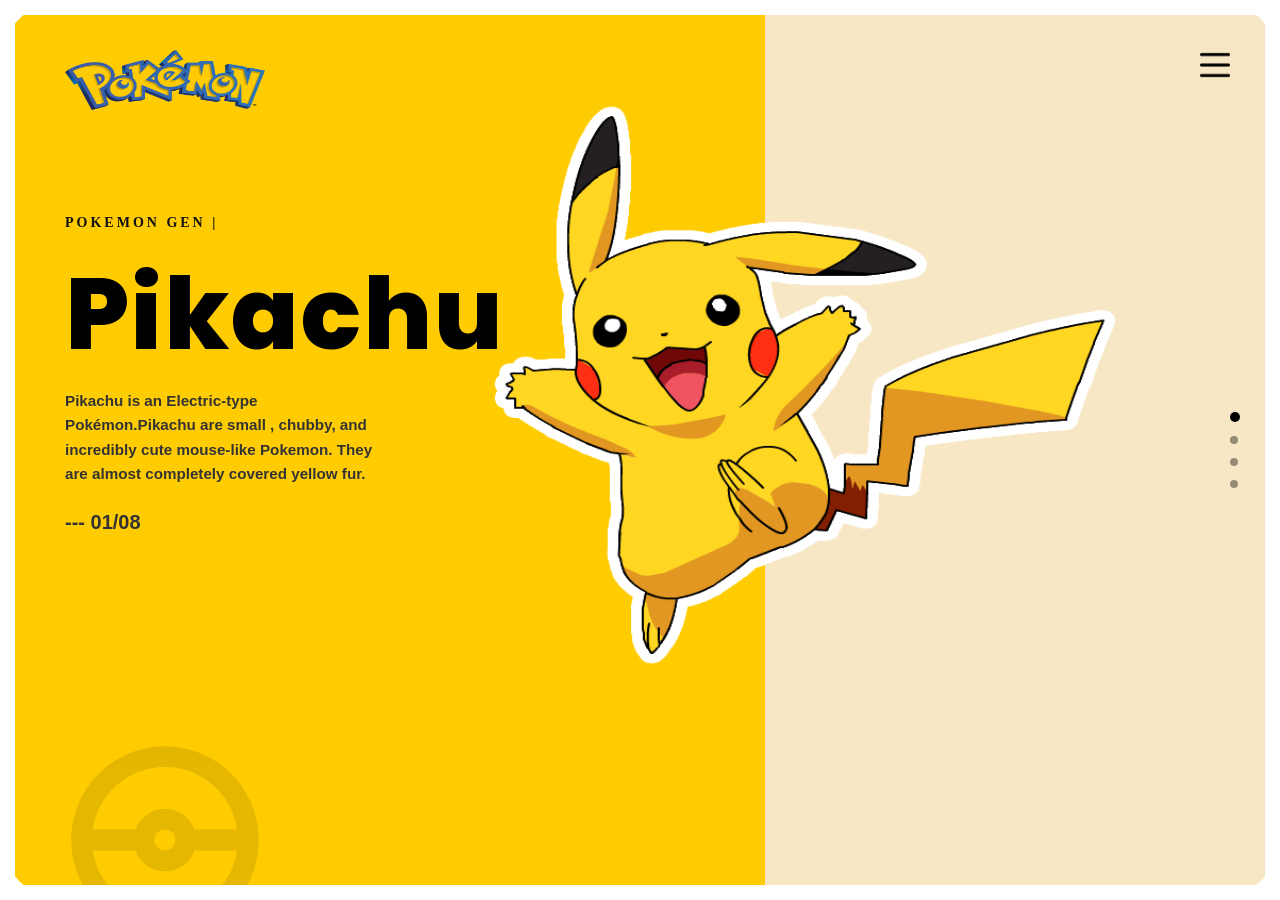
<file: pikachu_A1E/index.html>
<!DOCTYPE html>
<html lang="en">
<head>
    <meta charset="UTF-8">
    <meta name="viewport" content="width=device-width, initial-scale=1.0">
    <link rel="stylesheet" href="style.css">
    <link rel="preconnect" href="https://fonts.googleapis.com">
<link rel="preconnect" href="https://fonts.gstatic.com" crossorigin>
<link href="https://fonts.googleapis.com/css2?family=Poppins:wght@100;300;400;500;600;700&display=swap" rel="stylesheet">
    <title>Pikachu</title>
</head>
<body>
    <div class="container">
        <div class="left-panel">
            <img class="pikachu-logo" src="Pokemon_logo_PNG2.png" alt="Pokemon Logo">
            <span class="pikachu-gen">POKEMON GEN |</span>
            <h1>Pikachu</h1>
            <p>Pikachu is an Electric-type Pokémon.Pikachu are small , chubby, and incredibly cute mouse-like Pokemon. They are almost completely covered yellow fur.</p>
            <p><b>--- 01/08</b></p>
            
            <img class="pikachu-icon" src="pokemon-svgrepo-com.svg" alt="Pokemon Icon">
        </div>
        <div class="right-panel">
            
            <img class="pikachu-image"  src="pikachu-transparent-32575.png" alt="Pikachu">
            <img class="hamsburger-icon" src="hamburger.png" alt="icon">
        </div>
        
        <div class="dot-nav">
            <span class="dot active"></span>
            <span class="dot"></span>
            <span class="dot"></span>
            <span class="dot"></span>
        </div>
        
    </div>
</body>
</html>
</file>
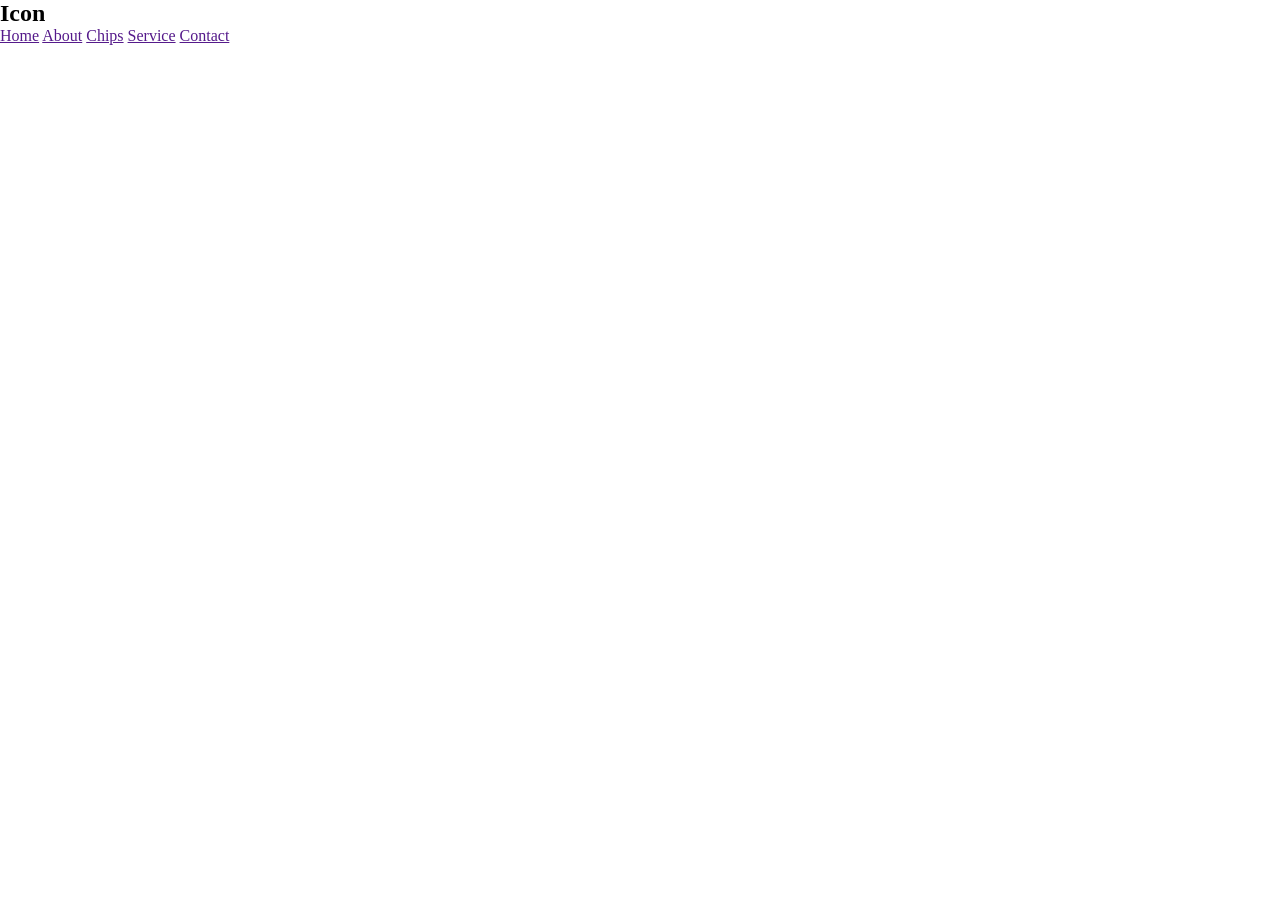
<file: Assign-4/Assign-3/Sunmall/index.html>
<!DOCTYPE html>
<html lang="en">
<head>
    <meta charset="UTF-8">
    <meta name="viewport" content="width=device-width, initial-scale=1.0">
    <link rel="stylesheet" href="style.css">
    <title>Document</title>
    
</head>
<body>
    <main>
        <section id="section-1">
            <nav>
                <div class="header">
                    <h2>Icon</h2>
                </div>
                <div class="links">
                    <a href="">Home</a>
                    <a href="">About</a>
                    <a href="">Chips</a>
                    <a href="">Service</a>
                    <a href="">Contact</a>
                </div>

                <div class="search"></div>

            </nav>
        </section>
    </main>
</body>
</html>
</file>
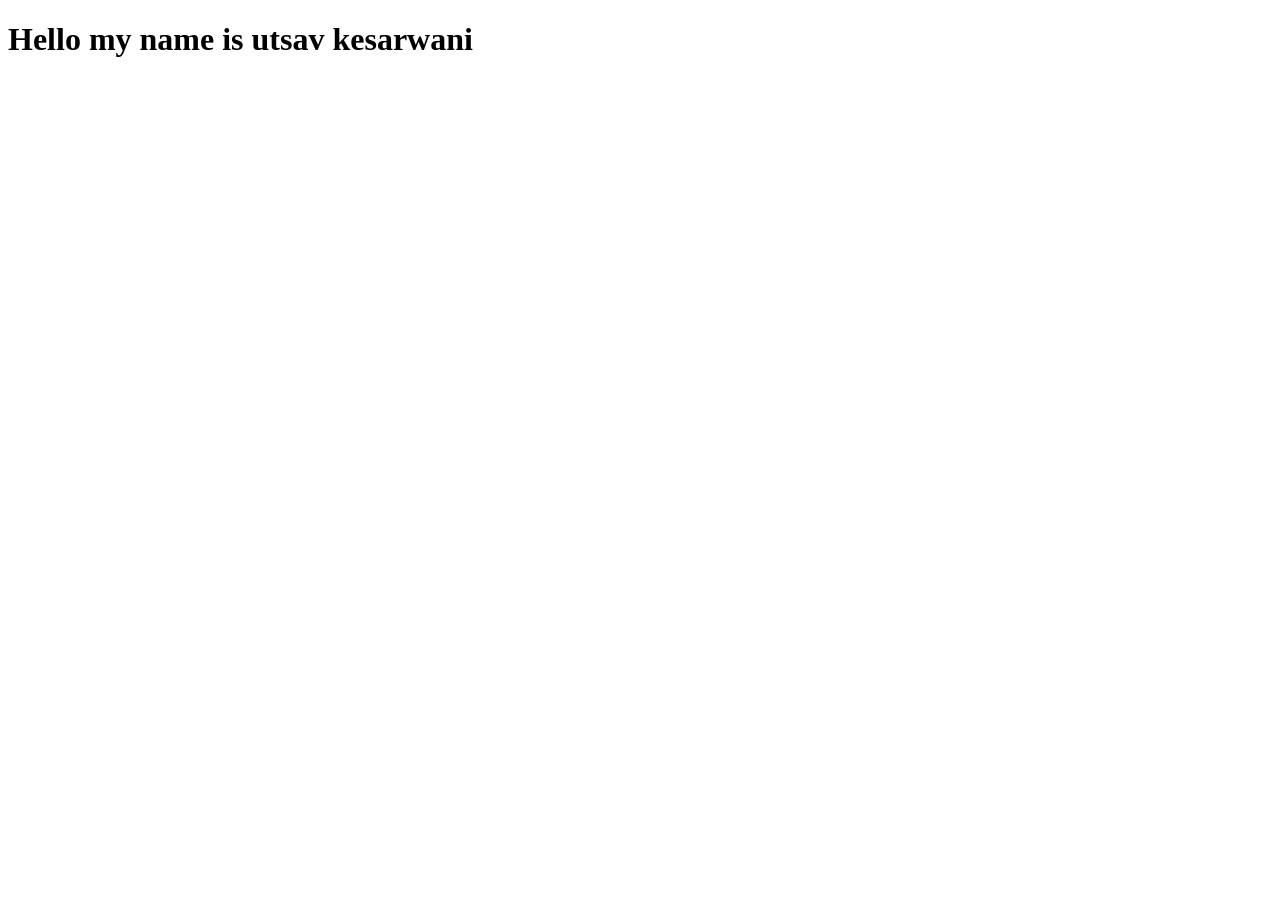
<file: practice_session/html_css_landing_page/responsive/index.html>
<!DOCTYPE html>
<html lang="en">
<head>
    <meta charset="UTF-8">
    <meta name="viewport" content="width=device-width, initial-scale=1.0">
    <title>Document</title>
</head>
<body>
    <h1>Hello my name is utsav kesarwani </h1>
</body>
</html>
</file>
<file: pikachu_A1E/style.css>
*{
    margin:0;
    padding:0;
    box-sizing:border-box;
}
h1, p, b{
    margin:0;
}

body{
    background-color:white;
    height:100vh;
    width:100%;
}

h1{
    font-weight:800;
    font-family: 'Poppins', sans-serif;
    font-size: 100px;
    margin: 0px 50px 0px 50px;   /* 200px hata diya */
    letter-spacing: 2px;
}


p {
    font-family: 'Inter', sans-serif;
    font-weight: 600; /* Regular weight */
    font-size: 0.95rem;
    line-height: 1.6; /* Adds comfortable spacing between text lines */
    color: #333333;   /* Slightly lighter than pure black for readability */
    max-width: 320px; /* Limits paragraph width to match the layout snippet */
    /* margin:200px 50px 0px 50px; */
    margin-left:50px;
    margin-bottom:20px;
}

b{
    font-weight: 700; /* Bold weight */
    font-size:20px;
}


.container{
    width:100%;
    height:100vh;
    overflow: hidden;
    position: relative;
    display: flex;
    /* margin:0px; */
    padding:15px;
    border-radius:65px;
    /* border-radius: 100px; */
}

.left-panel{
    width:60%;
    background-color: #FFCC02;
    display: flex;
    flex-direction: column;
    align-items: flex-start;
    position: relative;
    overflow: hidden;

}

.pikachu-gen {
    display: block;              /* yeh add karo, span ko block banane ke liye */
    font-size: 14px;
    font-weight: 700;
    letter-spacing: 3px;
    margin: 200px 50px 8px 50px; /* top margin yahan shift kar diya */
    color: #111;
}

.pikachu-logo{
    position:absolute;
    width:200px;
    height:60px;
    top:35px;
    left:50px;
    max-width: calc(100% - 50px);
    
}

.pikachu-icon{
    position:absolute;
    width:300px;
    height:250px;
    bottom:-80px;
    left:0px;
    opacity:0.1;

}
.right-panel{
    width:40%;
    background-color: #F7E7C4;
}

.pikachu-image{
    position:absolute;
    width:750px;
    height:670px;
    top:50px;
    /* left:350px; */
    right:100px;
}

.hamsburger-icon{
    position:absolute;
    width:30px;
    height:30px;
    top:50px;
    right:50px;
}


.dot-nav{
    position: absolute;
    right: 40px;
    top: 50%;
    transform: translateY(-50%);
    display: flex;
    flex-direction: column;
    gap: 14px;
    z-index: 10;
}

.dot{
    display:inline-block;
    width: 8px;
    height: 8px;
    border-radius: 50%;
    background-color: rgba(0, 0, 0, 0.4);
    cursor: pointer;
    /* position:absolute; */
}

.dot.active{
    width: 10px;
    height: 10px;
    background-color: #000000;
}
</file>
<file: Assign-4/Assign-3/Sunmall/style.css>
*{
    margin:0;
    padding:0;
    box-sizing:border-box;
}

html,body{
    height:100%;
    width: 100%;
}

main{
    height:100%;
    width: 100%;
}

.section-1{
    height:100%;
    width:100%;
    background-color: green;
}
</file>
